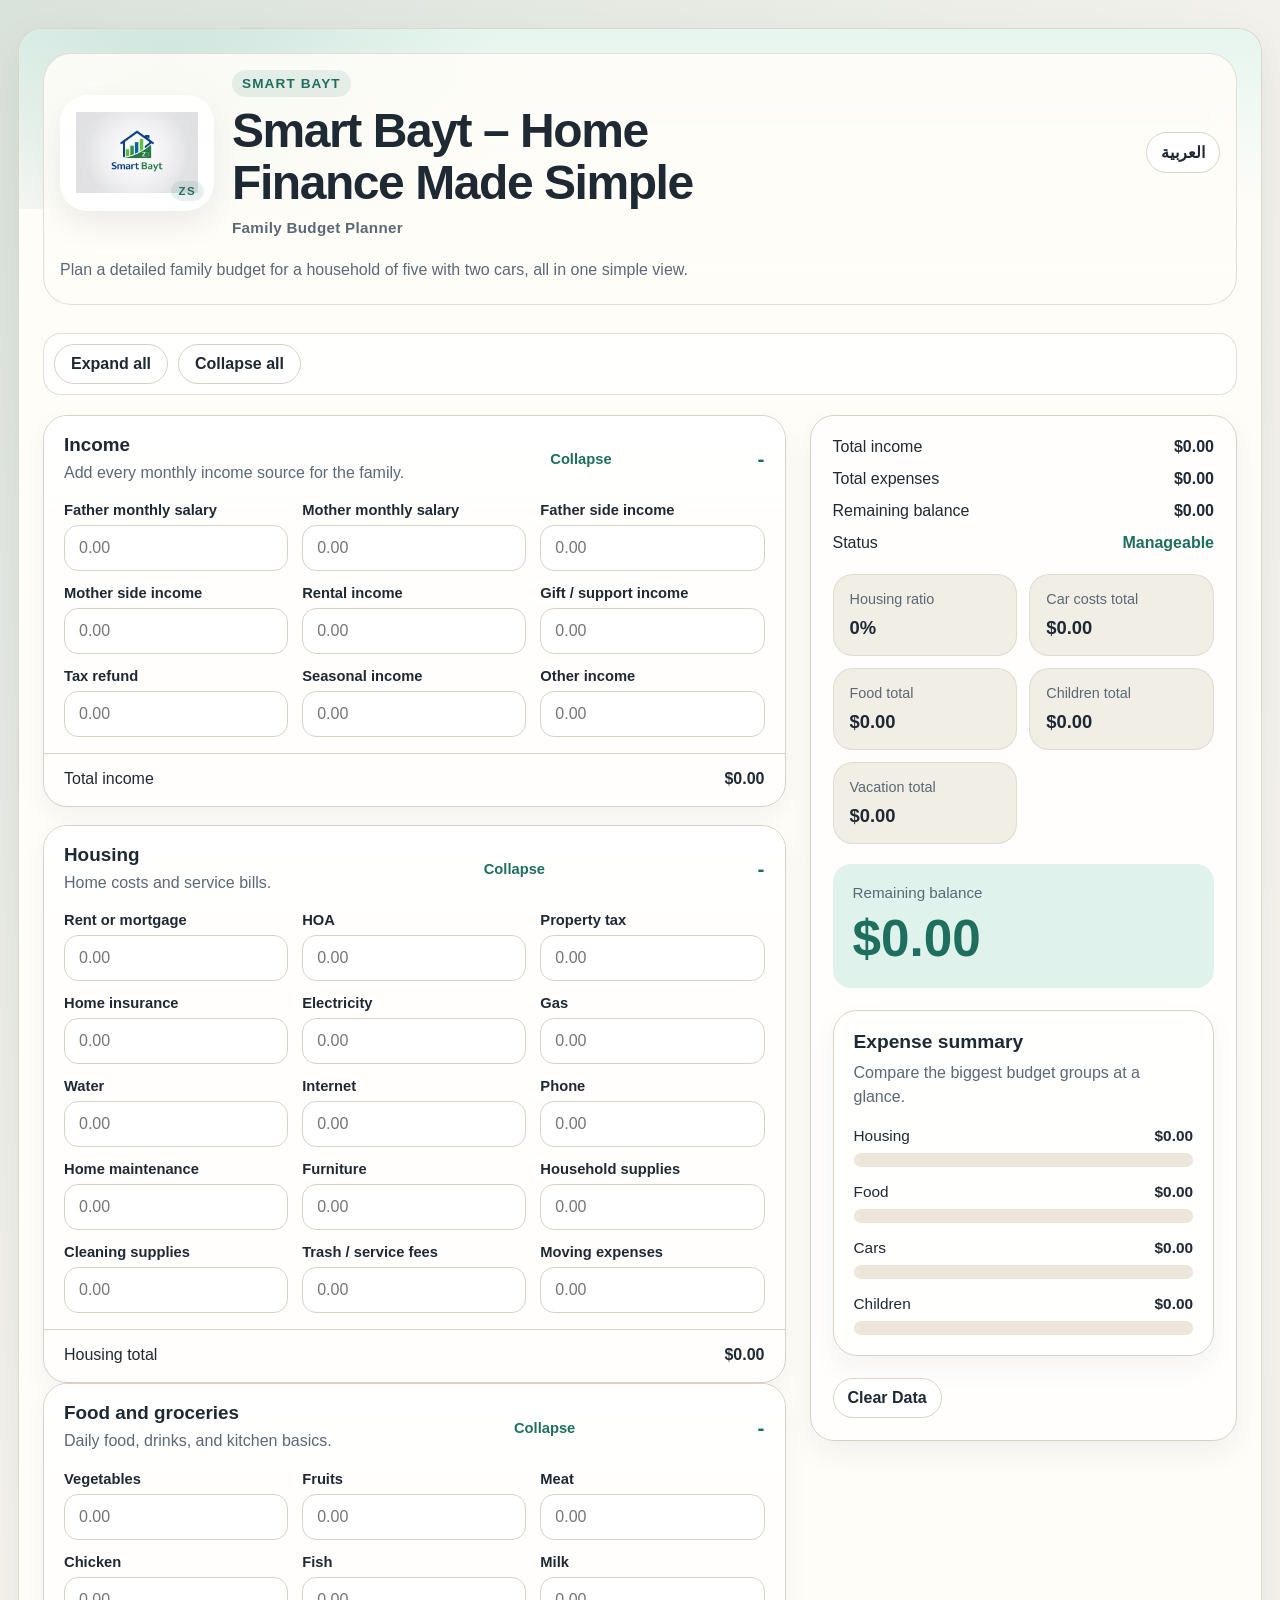
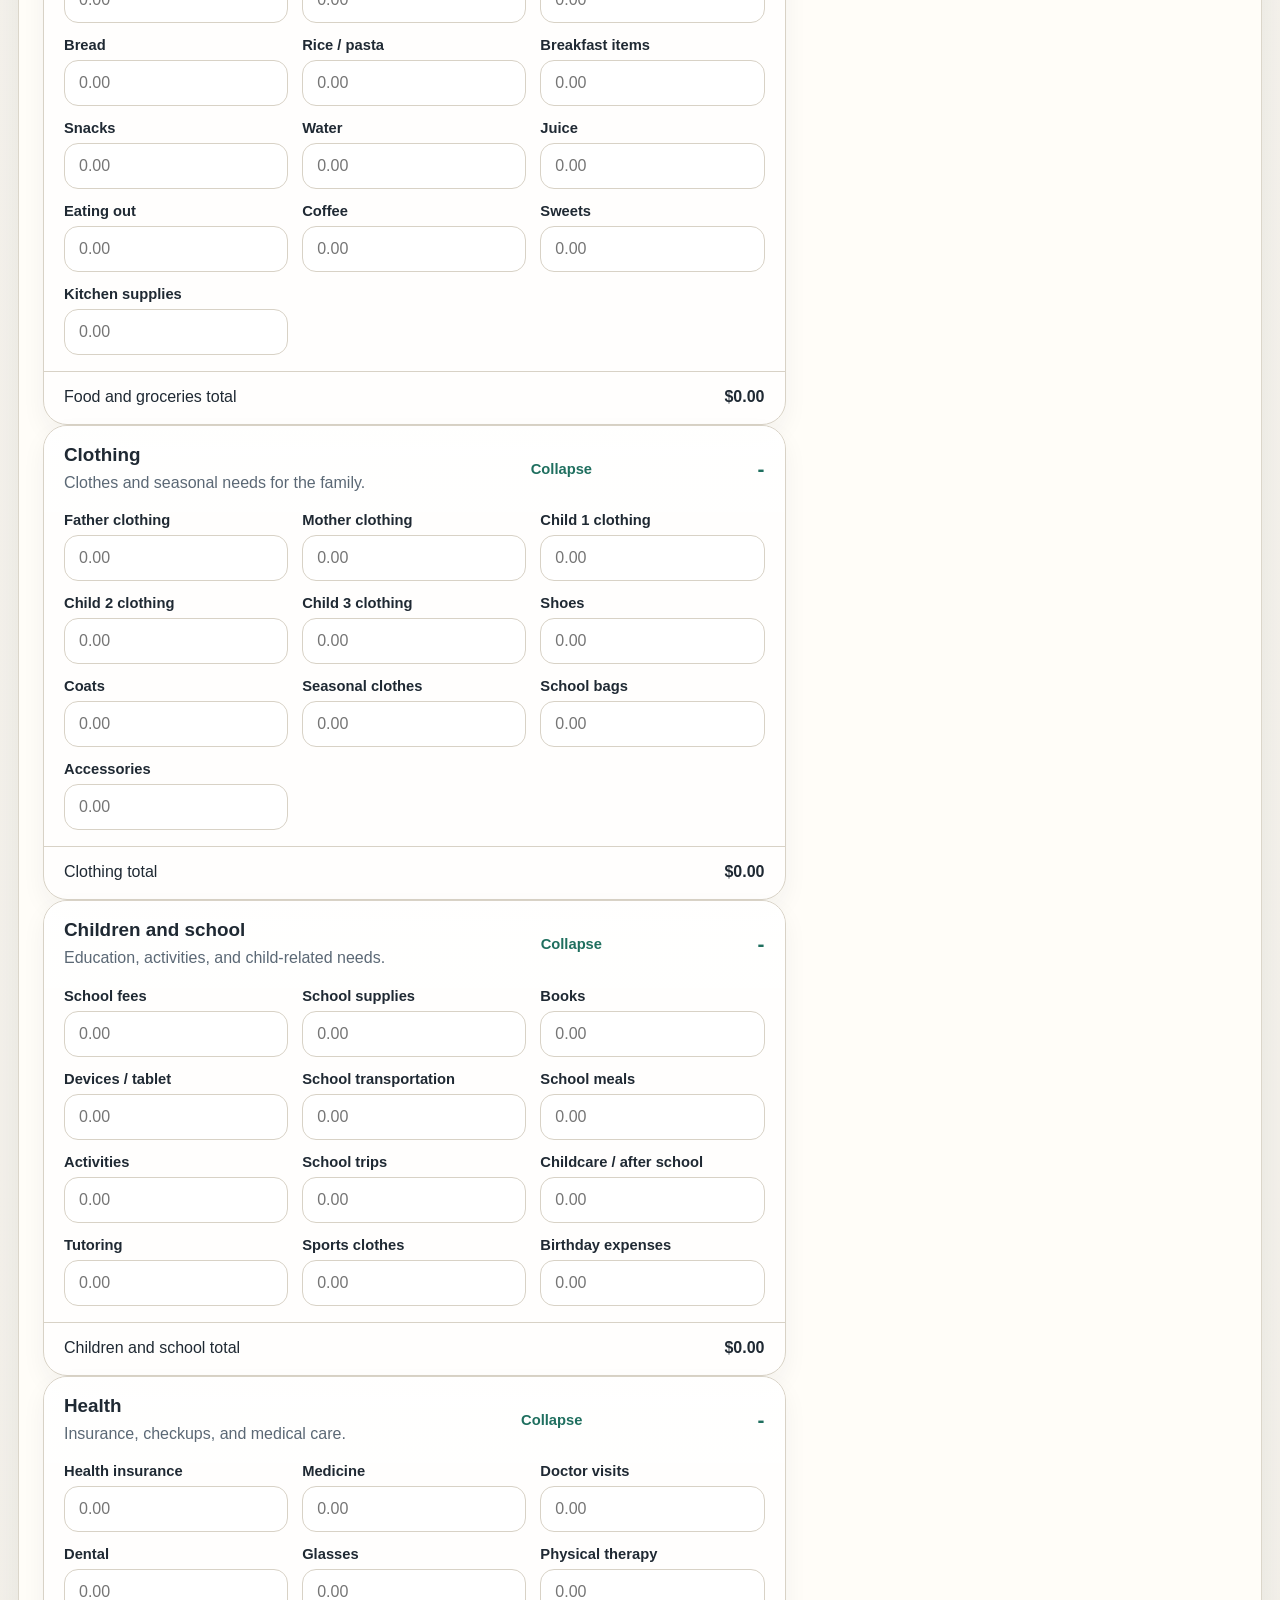
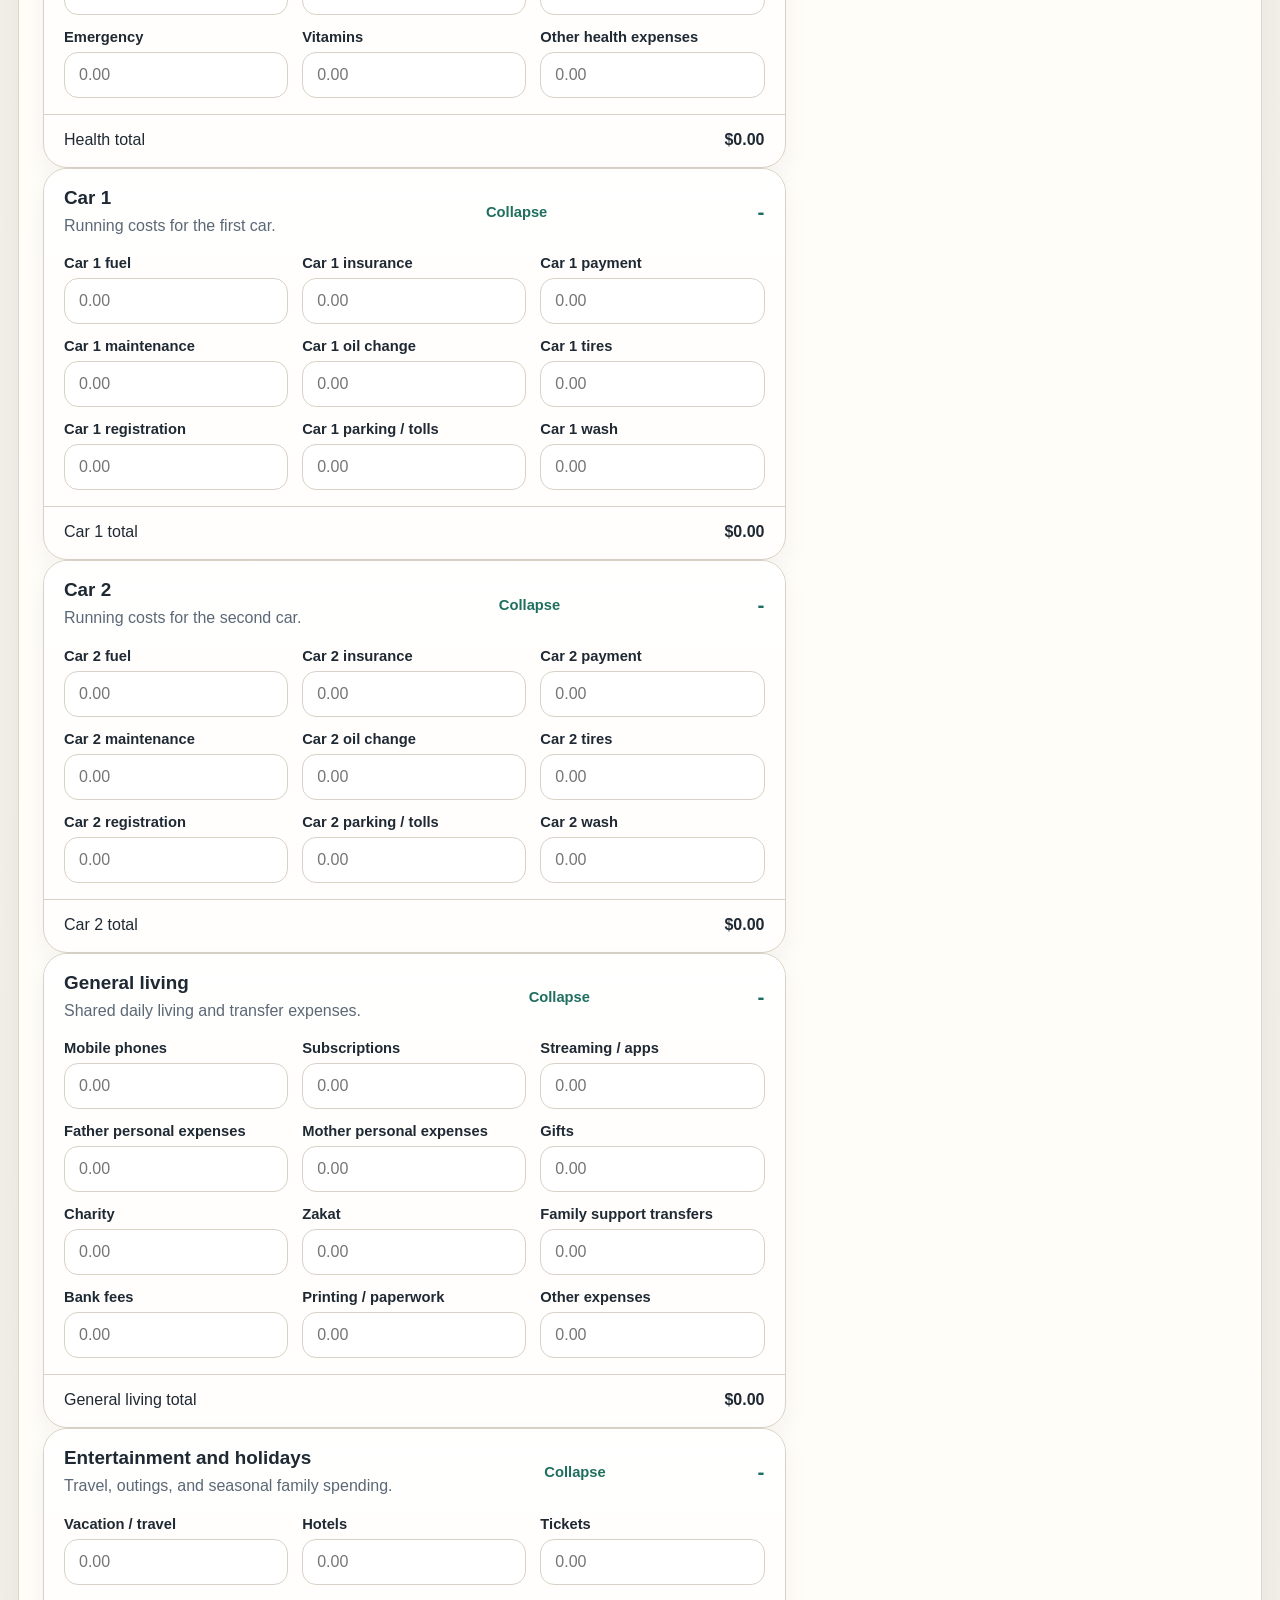
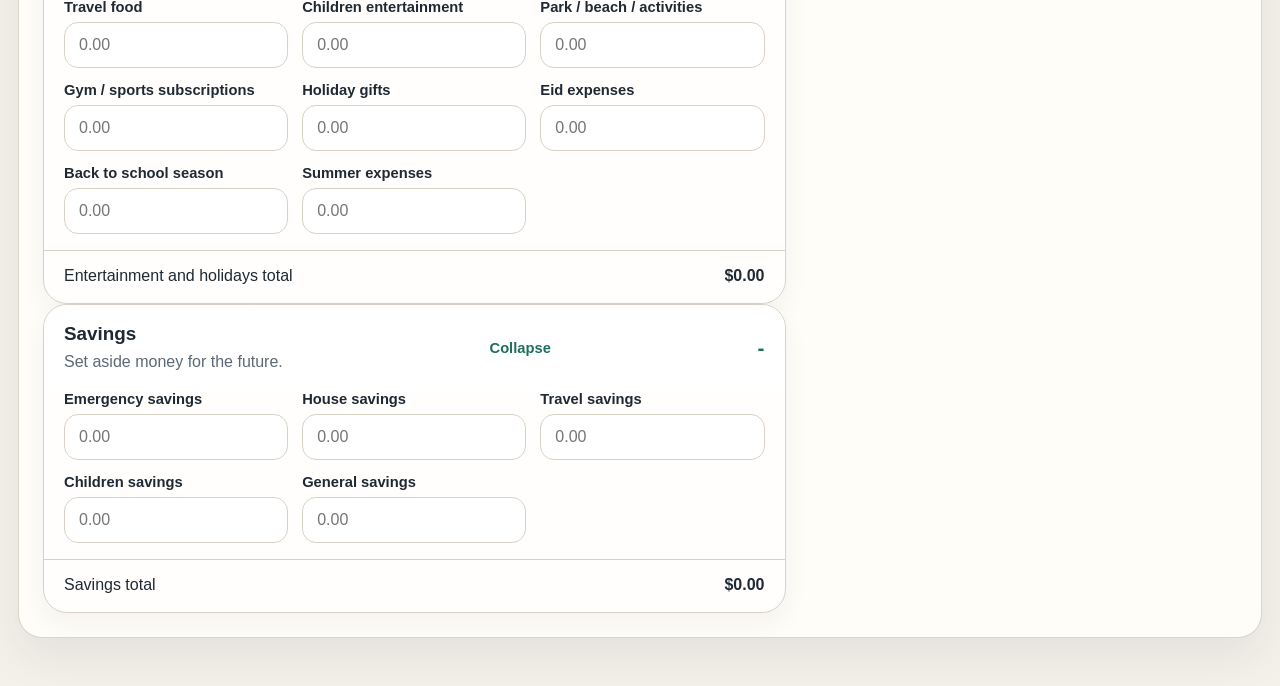
<file: index.html>
<!DOCTYPE html>
<html lang="en" dir="ltr">
<head>
  <meta charset="UTF-8">
  <meta name="viewport" content="width=device-width, initial-scale=1.0, viewport-fit=cover">
  <title>Smart Bayt</title>
  <meta name="description" content="Smart Bayt is a bilingual family budget planner for tracking income, expenses, and savings.">
  <meta name="format-detection" content="telephone=no">
  <meta name="application-name" content="Smart Bayt">
  <meta name="apple-mobile-web-app-capable" content="yes">
  <meta name="apple-mobile-web-app-status-bar-style" content="black-translucent">
  <meta name="apple-mobile-web-app-title" content="Smart Bayt">
  <meta name="theme-color" content="#0f766e">
  <link rel="icon" type="image/png" sizes="32x32" href="./assets/icons/favicon-32.png">
  <link rel="icon" type="image/png" sizes="16x16" href="./assets/icons/favicon-16.png">
  <link rel="icon" type="image/png" sizes="192x192" href="./assets/icons/icon-192.png">
  <link rel="apple-touch-icon" sizes="180x180" href="./assets/icons/apple-touch-icon-180.png">
  <link rel="apple-touch-startup-image" href="./assets/icons/apple-splash-1179x2556.png" media="(device-width: 393px) and (device-height: 852px) and (-webkit-device-pixel-ratio: 3)">
  <link rel="apple-touch-startup-image" href="./assets/icons/apple-splash-1170x2532.png" media="(device-width: 390px) and (device-height: 844px) and (-webkit-device-pixel-ratio: 3)">
  <link rel="apple-touch-startup-image" href="./assets/icons/apple-splash-1125x2436.png" media="(device-width: 375px) and (device-height: 812px) and (-webkit-device-pixel-ratio: 3)">
  <link rel="apple-touch-startup-image" href="./assets/icons/apple-splash-1242x2688.png" media="(device-width: 414px) and (device-height: 896px) and (-webkit-device-pixel-ratio: 3)">
  <link rel="apple-touch-startup-image" href="./assets/icons/apple-splash-1284x2778.png" media="(device-width: 428px) and (device-height: 926px) and (-webkit-device-pixel-ratio: 3)">
  <link rel="apple-touch-startup-image" href="./assets/icons/apple-splash-1290x2796.png" media="(device-width: 430px) and (device-height: 932px) and (-webkit-device-pixel-ratio: 3)">
  <link rel="manifest" href="./manifest.webmanifest">
  <link rel="stylesheet" href="styles.css">
</head>
<body>
  <main class="app">
    <section class="card app-shell">
      <header class="header app-header">
        <div class="header-top">
          <div class="brand-block">
            <div class="logo-wrap">
              <div class="logo-frame">
                <img
                  src="./assets/logo.png"
                  alt="Smart Bayt logo"
                  class="app-logo"
                  loading="eager"
                >
                <span class="zs-mark" aria-hidden="true">ZS</span>
              </div>
            </div>
            <div>
              <p class="eyebrow app-badge" data-i18n="eyebrow">Smart Bayt</p>
              <h1 class="brand-title" data-i18n="brandTitle">Smart Bayt – Home Finance Made Simple</h1>
              <p class="brand-support" data-i18n="brandSupport">Family Budget Planner</p>
            </div>
          </div>
          <button id="language-toggle" class="language-toggle" type="button">العربية</button>
        </div>

        <p class="subtitle" data-i18n="subtitle">
          Plan a detailed family budget for a household of five with two cars, all in one simple view.
        </p>
      </header>

      <form id="finance-form" class="finance-form">
        <div class="planner-toolbar">
          <button id="expand-all" class="toolbar-button" type="button" data-i18n="expandAll">Expand all</button>
          <button id="collapse-all" class="toolbar-button" type="button" data-i18n="collapseAll">Collapse all</button>
        </div>

        <section class="planner-shell">
          <section class="planner-column">
            <details class="section-card" open data-section-card>
              <summary class="section-summary">
                <div>
                  <h2 data-i18n="incomeSection">Income</h2>
                  <p data-i18n="incomeSectionSubtitle">Add every monthly income source for the family.</p>
                </div>
                <span class="section-toggle-text" data-i18n="collapseSection">Collapse</span>
              </summary>

              <div id="income-fields" class="field-grid"></div>

              <div class="summary-row">
                <span data-i18n="totalIncome">Total income</span>
                <strong id="total-income">$0.00</strong>
              </div>
            </details>

            <div id="expense-sections" class="expense-sections"></div>
          </section>

          <aside class="planner-column results-column">
            <section class="results" aria-live="polite">
              <div class="result-row">
                <span data-i18n="totalIncome">Total income</span>
                <strong id="result-total-income">$0.00</strong>
              </div>
              <div class="result-row">
                <span data-i18n="totalExpenses">Total expenses</span>
                <strong id="result-total-expenses">$0.00</strong>
              </div>
              <div class="result-row">
                <span data-i18n="remainingBalance">Remaining balance</span>
                <strong id="result-remaining-balance">$0.00</strong>
              </div>
              <div class="result-row">
                <span data-i18n="status">Status</span>
                <strong id="status-text" class="status-text">Comfortable</strong>
              </div>

              <div class="metrics-grid">
                <div class="metric-card">
                  <p class="metric-label" data-i18n="housingRatio">Housing ratio</p>
                  <p id="housing-ratio" class="metric-value">0%</p>
                </div>
                <div class="metric-card">
                  <p class="metric-label" data-i18n="carCostsTotal">Car costs total</p>
                  <p id="car-costs-total" class="metric-value">$0.00</p>
                </div>
                <div class="metric-card">
                  <p class="metric-label" data-i18n="foodTotal">Food total</p>
                  <p id="food-total" class="metric-value">$0.00</p>
                </div>
                <div class="metric-card">
                  <p class="metric-label" data-i18n="childrenTotal">Children total</p>
                  <p id="children-total" class="metric-value">$0.00</p>
                </div>
                <div class="metric-card">
                  <p class="metric-label" data-i18n="vacationTotal">Vacation total</p>
                  <p id="vacation-total" class="metric-value">$0.00</p>
                </div>
              </div>

              <div class="balance-card">
                <p class="balance-label" data-i18n="remainingBalance">Remaining balance</p>
                <p id="remaining-balance" class="balance-value">$0.00</p>
              </div>

              <p id="warning-message" class="warning hidden"></p>

              <section class="chart-section">
                <div class="chart-header">
                  <h2 class="chart-title" data-i18n="expenseChart">Expense summary</h2>
                  <p class="chart-subtitle" data-i18n="chartSubtitle">Compare the biggest budget groups at a glance.</p>
                </div>

                <div class="chart-bars" aria-label="Expense chart">
                  <div class="chart-row">
                    <div class="chart-labels">
                      <span data-i18n="housingChart">Housing</span>
                      <strong id="chart-housing-value">$0.00</strong>
                    </div>
                    <div class="chart-track">
                      <div id="chart-housing-bar" class="chart-bar housing-bar"></div>
                    </div>
                  </div>

                  <div class="chart-row">
                    <div class="chart-labels">
                      <span data-i18n="foodChart">Food</span>
                      <strong id="chart-food-value">$0.00</strong>
                    </div>
                    <div class="chart-track">
                      <div id="chart-food-bar" class="chart-bar food-bar"></div>
                    </div>
                  </div>

                  <div class="chart-row">
                    <div class="chart-labels">
                      <span data-i18n="carsChart">Cars</span>
                      <strong id="chart-cars-value">$0.00</strong>
                    </div>
                    <div class="chart-track">
                      <div id="chart-cars-bar" class="chart-bar cars-bar"></div>
                    </div>
                  </div>

                  <div class="chart-row">
                    <div class="chart-labels">
                      <span data-i18n="childrenChart">Children</span>
                      <strong id="chart-children-value">$0.00</strong>
                    </div>
                    <div class="chart-track">
                      <div id="chart-children-bar" class="chart-bar children-bar"></div>
                    </div>
                  </div>
                </div>
              </section>

              <div class="form-actions sticky-actions">
                <button id="clear-data" class="clear-button" type="button" data-i18n="clearData">Clear Data</button>
              </div>
            </section>
          </aside>
        </section>
      </form>
    </section>
  </main>

  <script src="script.js"></script>
</body>
</html>
</file>
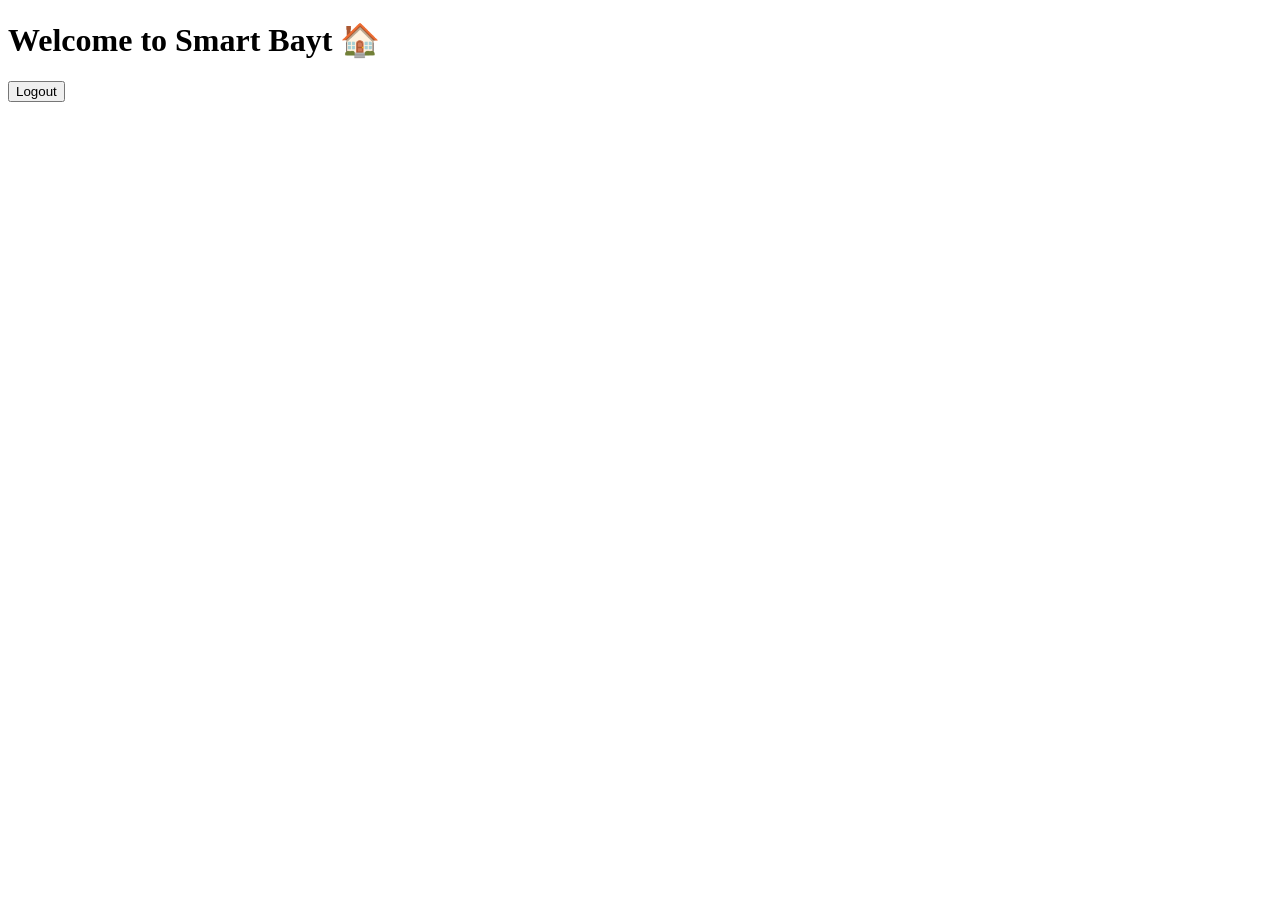
<file: dashboard.html>
<!DOCTYPE html>
<html lang="en">
<head>
  <meta charset="UTF-8">
  <meta name="viewport" content="width=device-width, initial-scale=1.0">
  <title>Dashboard</title>
</head>
<body>
  <h1>Welcome to Smart Bayt 🏠</h1>
  <button id="logout-button">Logout</button>

  <script type="module" src="script.js"></script>
</body>
</html>
</file>
<file: styles.css>
:root {
  --bg: #f4f1ea;
  --card: #fffdf8;
  --panel: rgba(255, 255, 255, 0.76);
  --text: #1f2933;
  --muted: #5b6875;
  --line: #d8d2c6;
  --accent: #1f6f5f;
  --accent-soft: #dff3ec;
  --danger: #b5473f;
  --danger-soft: #fbe4e2;
  --metric: #f1eee6;
  --shadow: 0 18px 45px rgba(31, 41, 51, 0.08);
}

html {
  scroll-behavior: smooth;
  -webkit-text-size-adjust: 100%;
}

* {
  box-sizing: border-box;
  -webkit-tap-highlight-color: transparent;
}

body {
  margin: 0;
  min-height: 100vh;
  font-family: "Segoe UI", Tahoma, Geneva, Verdana, sans-serif;
  color: var(--text);
  background:
    radial-gradient(circle at top left, rgba(31, 111, 95, 0.14), transparent 28%),
    linear-gradient(180deg, #f8f5ef 0%, var(--bg) 100%);
  overscroll-behavior-y: contain;
}

.app {
  width: min(100%, 1400px);
  margin: 0 auto;
  padding: max(28px, env(safe-area-inset-top)) 18px max(48px, env(safe-area-inset-bottom)) 18px;
}

.card {
  background: var(--card);
  border: 1px solid rgba(216, 210, 198, 0.9);
  border-radius: 24px;
  box-shadow: var(--shadow);
  padding: 24px;
}

.app-shell {
  position: relative;
  overflow: hidden;
}

.app-shell::before {
  content: "";
  position: absolute;
  inset: 0 0 auto;
  height: 180px;
  background:
    radial-gradient(circle at 12% 30%, rgba(31, 111, 95, 0.12), transparent 30%),
    linear-gradient(180deg, rgba(223, 243, 236, 0.78) 0%, rgba(223, 243, 236, 0) 100%);
  pointer-events: none;
}

.header,
.finance-form {
  position: relative;
  z-index: 1;
}

.app-header {
  margin-bottom: 12px;
  padding: 16px 16px 22px;
  border: 1px solid rgba(216, 210, 198, 0.7);
  border-radius: 28px;
  background: linear-gradient(180deg, rgba(255, 253, 248, 0.88) 0%, rgba(255, 253, 248, 0.76) 100%);
  backdrop-filter: blur(14px);
}

.logo-wrap {
  display: flex;
  justify-content: center;
  flex-shrink: 0;
}

.logo-frame {
  position: relative;
  display: inline-flex;
  align-items: center;
  justify-content: center;
  width: 154px;
  min-height: 116px;
  padding: 12px 16px;
  border-radius: 28px;
  background: rgba(255, 255, 255, 0.94);
  box-shadow:
    0 14px 30px rgba(31, 41, 51, 0.08),
    inset 0 1px 0 rgba(255, 255, 255, 0.6);
}

.app-logo {
  display: block;
  width: 100%;
  max-height: 86px;
  object-fit: contain;
}

.header-top {
  display: flex;
  align-items: center;
  justify-content: space-between;
  gap: 20px;
  padding-bottom: 12px;
}

.brand-block {
  display: flex;
  align-items: center;
  gap: 18px;
}

.brand-title {
  margin: 0;
  max-width: 18ch;
  font-size: clamp(1.9rem, 4.2vw, 3rem);
  line-height: 1.08;
  letter-spacing: -0.03em;
}

.brand-support {
  margin: 10px 0 0;
  color: var(--muted);
  font-size: 0.95rem;
  font-weight: 700;
  letter-spacing: 0.02em;
}

.eyebrow {
  margin: 0 0 8px;
  color: var(--accent);
  font-size: 0.85rem;
  font-weight: 700;
  letter-spacing: 0.08em;
  text-transform: uppercase;
}

.app-badge {
  display: inline-flex;
  align-items: center;
  padding: 6px 10px;
  border-radius: 999px;
  background: rgba(31, 111, 95, 0.1);
}

.zs-mark {
  position: absolute;
  right: 10px;
  bottom: 10px;
  padding: 4px 8px;
  border-radius: 999px;
  background: rgba(31, 111, 95, 0.1);
  color: var(--accent);
  font-size: 0.72rem;
  font-weight: 800;
  letter-spacing: 0.12em;
}

.subtitle {
  margin: 10px 0 0;
  max-width: 56rem;
  color: var(--muted);
  line-height: 1.5;
}

.language-toggle,
.clear-button {
  border: 1px solid var(--line);
  border-radius: 999px;
  padding: 10px 14px;
  background: #ffffff;
  color: var(--text);
  font: inherit;
  font-weight: 700;
  cursor: pointer;
  transition: border-color 0.2s ease, box-shadow 0.2s ease, transform 0.2s ease, background 0.2s ease;
  touch-action: manipulation;
}

.language-toggle:hover,
.language-toggle:focus,
.clear-button:hover,
.clear-button:focus {
  outline: none;
  border-color: var(--accent);
  box-shadow: 0 0 0 4px rgba(31, 111, 95, 0.14);
  transform: translateY(-1px);
}

.clear-button:hover,
.clear-button:focus {
  border-color: var(--danger);
  box-shadow: 0 0 0 4px rgba(181, 71, 63, 0.12);
  background: #fff8f7;
}

.finance-form {
  margin-top: 28px;
}

.planner-toolbar {
  display: flex;
  flex-wrap: wrap;
  gap: 10px;
  margin-bottom: 20px;
  padding: 10px;
  border: 1px solid rgba(216, 210, 198, 0.72);
  border-radius: 18px;
  background: rgba(255, 255, 255, 0.72);
}

.toolbar-button {
  border: 1px solid var(--line);
  border-radius: 999px;
  padding: 10px 16px;
  background: rgba(255, 255, 255, 0.92);
  color: var(--text);
  font: inherit;
  font-weight: 700;
  cursor: pointer;
  transition: border-color 0.2s ease, box-shadow 0.2s ease, background 0.2s ease, transform 0.2s ease;
  touch-action: manipulation;
}

.toolbar-button:hover,
.toolbar-button:focus {
  outline: none;
  border-color: var(--accent);
  box-shadow: 0 0 0 4px rgba(31, 111, 95, 0.14);
  transform: translateY(-1px);
}

.planner-shell {
  display: grid;
  grid-template-columns: minmax(0, 1.65fr) minmax(320px, 0.95fr);
  gap: 24px;
  align-items: start;
}

.planner-column {
  display: grid;
  gap: 18px;
}

.section-card,
.results,
.chart-section {
  border: 1px solid var(--line);
  border-radius: 24px;
  background: var(--panel);
}

.section-card {
  overflow: hidden;
  box-shadow: 0 10px 24px rgba(31, 41, 51, 0.05);
}

.section-summary {
  list-style: none;
  cursor: pointer;
  padding: 18px 20px;
  background: linear-gradient(180deg, rgba(255, 255, 255, 0.82) 0%, rgba(255, 255, 255, 0.62) 100%);
  display: flex;
  align-items: center;
  justify-content: space-between;
  gap: 16px;
}

.section-summary::-webkit-details-marker {
  display: none;
}

.section-summary::after {
  content: "+";
  font-size: 1.3rem;
  font-weight: 700;
  color: var(--accent);
  flex-shrink: 0;
}

.section-card[open] .section-summary::after {
  content: "-";
}

.section-summary > div {
  min-width: 0;
}

.section-summary h2 {
  margin: 0;
  font-size: 1.18rem;
}

.section-summary p {
  margin: 6px 0 0;
  color: var(--muted);
  line-height: 1.4;
}

.section-toggle-text {
  color: var(--accent);
  font-size: 0.92rem;
  font-weight: 700;
  white-space: nowrap;
}

.section-card .field-grid,
.section-card .summary-row {
  padding-inline: 20px;
}

.section-card .field-grid {
  padding-bottom: 16px;
}

.field-grid {
  display: grid;
  grid-template-columns: repeat(auto-fit, minmax(210px, 1fr));
  gap: 14px;
}

.field {
  display: flex;
  flex-direction: column;
  gap: 7px;
  font-weight: 600;
}

.field span {
  font-size: 0.92rem;
}

.field input {
  width: 100%;
  border: 1px solid var(--line);
  border-radius: 14px;
  padding: 13px 14px;
  font-size: 16px;
  color: var(--text);
  background: rgba(255, 255, 255, 0.96);
  transition: border-color 0.2s ease, box-shadow 0.2s ease, background 0.2s ease;
}

.field input:focus {
  outline: none;
  border-color: var(--accent);
  box-shadow: 0 0 0 4px rgba(31, 111, 95, 0.14);
  background: #ffffff;
}

.summary-row,
.result-row {
  display: flex;
  align-items: center;
  justify-content: space-between;
  gap: 12px;
  font-size: 1rem;
}

.summary-row {
  padding-top: 16px;
  padding-bottom: 18px;
  border-top: 1px solid var(--line);
}

.results {
  padding: 22px;
  position: sticky;
  top: 18px;
  box-shadow: 0 12px 28px rgba(31, 41, 51, 0.06);
}

.result-row + .result-row {
  margin-top: 14px;
}

.status-text {
  color: var(--accent);
}

.metrics-grid {
  display: grid;
  grid-template-columns: repeat(2, minmax(0, 1fr));
  gap: 12px;
  margin-top: 22px;
}

.metric-card {
  padding: 16px;
  border-radius: 20px;
  background: var(--metric);
  border: 1px solid rgba(216, 210, 198, 0.65);
}

.metric-label {
  margin: 0;
  color: var(--muted);
  font-size: 0.9rem;
}

.metric-value {
  margin: 10px 0 0;
  font-size: 1.15rem;
  font-weight: 800;
}

.balance-card {
  margin-top: 20px;
  padding: 20px;
  border-radius: 18px;
  background: var(--accent-soft);
}

.balance-card.negative {
  background: var(--danger-soft);
}

.balance-label {
  margin: 0;
  color: var(--muted);
  font-size: 0.95rem;
}

.balance-value {
  margin: 8px 0 0;
  font-size: clamp(2rem, 7vw, 3.2rem);
  font-weight: 800;
  color: var(--accent);
}

.warning {
  margin: 18px 0 0;
  padding: 14px 16px;
  border-radius: 14px;
  background: var(--danger-soft);
  color: var(--danger);
  font-weight: 700;
}

.warning.hidden {
  display: none;
}

.chart-section {
  margin-top: 22px;
  padding: 20px;
  box-shadow: 0 12px 28px rgba(31, 41, 51, 0.05);
}

.chart-header {
  margin-bottom: 18px;
}

.chart-title {
  margin: 0;
  font-size: 1.2rem;
}

.chart-subtitle {
  margin: 8px 0 0;
  color: var(--muted);
  line-height: 1.5;
}

.chart-bars {
  display: grid;
  gap: 16px;
}

.chart-row {
  display: grid;
  gap: 8px;
}

.chart-labels {
  display: flex;
  align-items: center;
  justify-content: space-between;
  gap: 12px;
  font-size: 0.96rem;
}

.chart-track {
  width: 100%;
  height: 14px;
  overflow: hidden;
  border-radius: 999px;
  background: #ebe5da;
}

.chart-bar {
  height: 100%;
  width: 0;
  border-radius: inherit;
  transition: width 0.25s ease;
}

.housing-bar {
  background: #1f6f5f;
}

.food-bar {
  background: #d08c60;
}

.cars-bar {
  background: #49709c;
}

.children-bar {
  background: #9d6b8f;
}

.sticky-actions {
  margin-top: 22px;
  justify-content: flex-end;
}

html[dir="rtl"] body {
  text-align: right;
}

html[dir="rtl"] .field input {
  text-align: right;
}

html[dir="rtl"] .summary-row,
html[dir="rtl"] .result-row,
html[dir="rtl"] .chart-labels {
  flex-direction: row-reverse;
}

html[dir="rtl"] .brand-block {
  flex-direction: row-reverse;
}

html[dir="rtl"] .zs-mark {
  right: auto;
  left: 10px;
}

html[dir="rtl"] .sticky-actions {
  justify-content: flex-start;
}

html[dir="rtl"] .planner-toolbar {
  justify-content: flex-start;
}

html[dir="rtl"] .chart-bar {
  margin-left: auto;
}

@media (max-width: 1080px) {
  .planner-shell {
    grid-template-columns: 1fr;
  }

  .results {
    position: static;
  }
}

@media (max-width: 640px) {
  .app {
    padding: 16px 12px 28px;
  }

  .card {
    padding: 18px;
    border-radius: 20px;
  }

  .app-header {
    padding: 10px 10px 14px;
    border-radius: 20px;
  }

  .header-top {
    flex-direction: column;
    align-items: stretch;
  }

  .brand-block {
    flex-direction: column;
    align-items: flex-start;
    gap: 14px;
  }

  html[dir="rtl"] .brand-block {
    align-items: flex-end;
  }

  .logo-frame {
    width: 132px;
    min-height: 100px;
    padding: 10px 12px;
  }

  .planner-toolbar {
    flex-direction: column;
    align-items: stretch;
  }

  .field-grid,
  .metrics-grid {
    grid-template-columns: 1fr;
  }

  .section-summary,
  .section-card .field-grid,
  .section-card .summary-row,
  .results,
  .chart-section {
    padding-left: 16px;
    padding-right: 16px;
  }

  .section-summary {
    padding-top: 16px;
    padding-bottom: 16px;
  }

  .section-summary {
    align-items: flex-start;
  }

  .balance-value {
    font-size: 2.3rem;
  }
}
</file>
